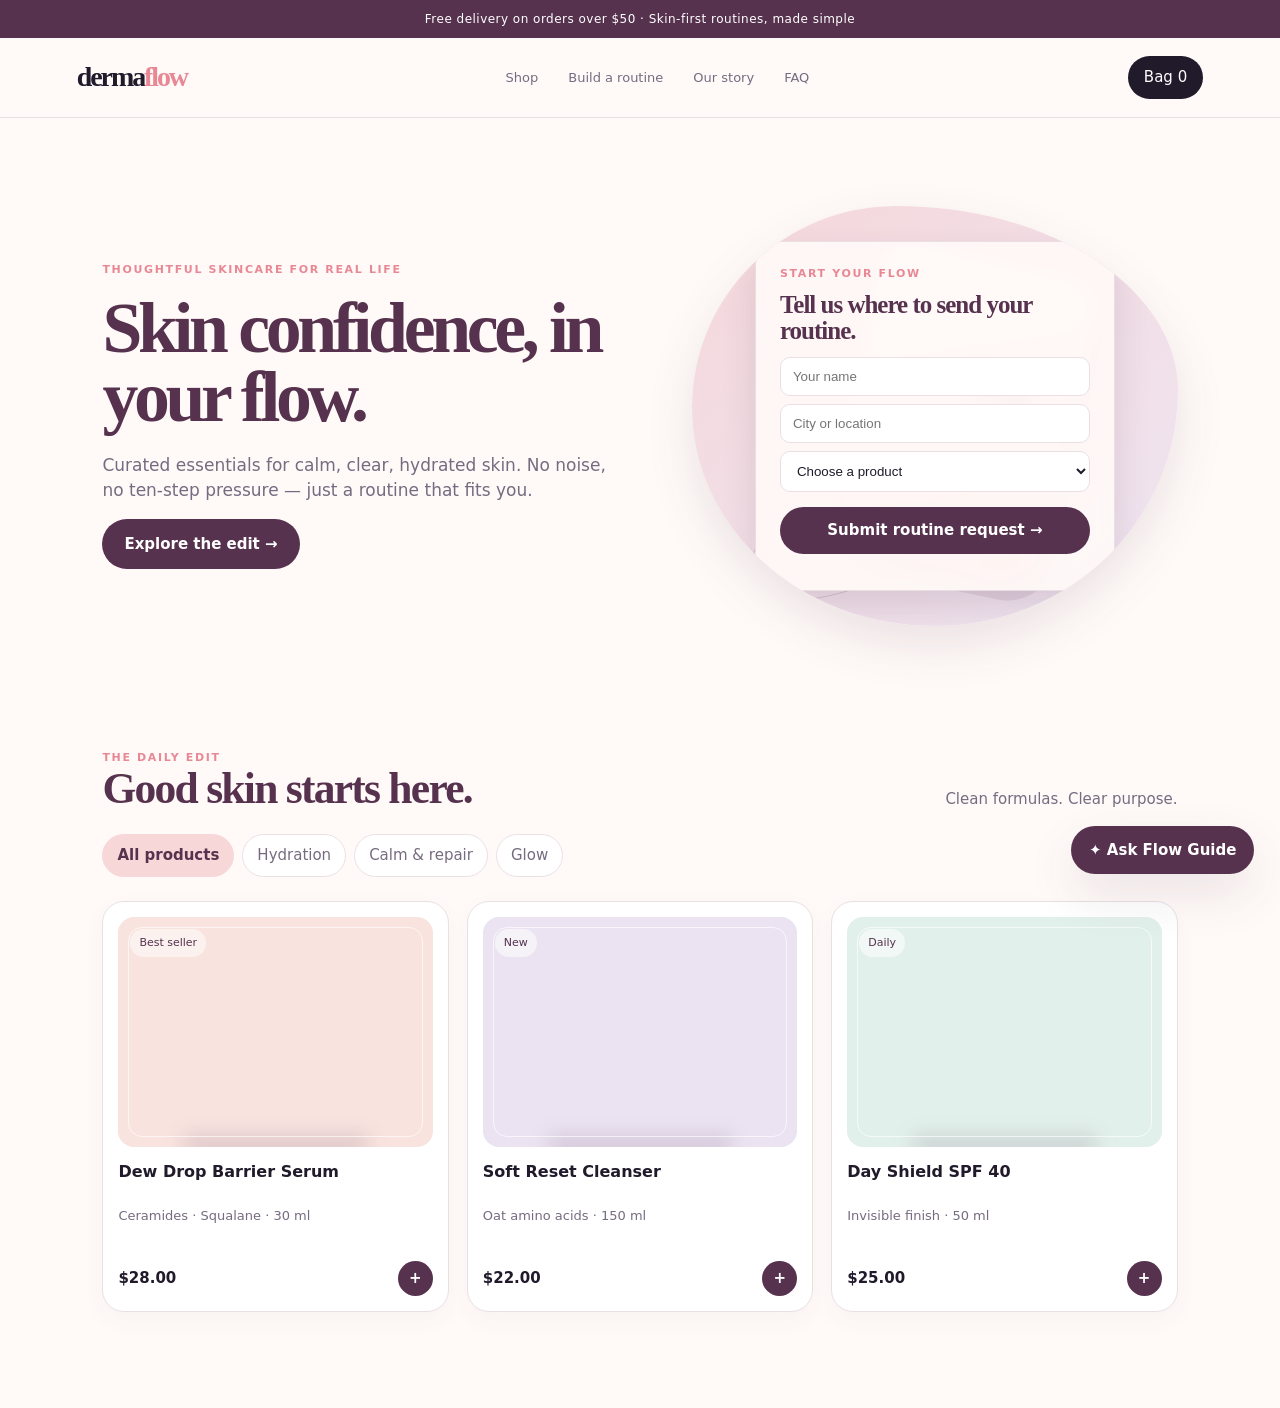
<file: index.html>
<!doctype html>
<html lang="en">
<head>
<meta charset="utf-8">
<meta name="viewport" content="width=device-width, initial-scale=1">
<title>DermaFlow Skincare | Simple Routines for Calm, Hydrated Skin</title>
<meta name="description" content="DermaFlow makes skincare simpler with thoughtful cleansers, barrier serums, and daily SPF for calm, hydrated skin.">
<meta name="robots" content="index,follow">
<meta name="theme-color" content="#56324e">
<meta property="og:type" content="website">
<meta property="og:site_name" content="DermaFlow">
<meta property="og:title" content="DermaFlow Skincare | Skin confidence, in your flow.">
<meta property="og:description" content="Curated skincare essentials for calm, clear, hydrated skin — no ten-step pressure.">
<meta property="og:image" content="assets/dew-drop-serum.png">
<meta name="twitter:card" content="summary_large_image">
<meta name="twitter:title" content="DermaFlow Skincare | Skin confidence, in your flow.">
<meta name="twitter:description" content="Thoughtful skincare for real life.">
<meta name="twitter:image" content="assets/dew-drop-serum.png">
<script type="application/ld+json">{"@context":"https://schema.org","@type":"Organization","name":"DermaFlow","description":"Thoughtful skincare essentials for calm, clear, hydrated skin.","url":"/","sameAs":[]}</script>
<style>
:root{--ink:#201a2b;--muted:#766b80;--cream:#fffaf8;--rose:#f7d7d8;--pink:#e98895;--plum:#56324e;--lav:#eee6f4;--line:#eadfe5;--shadow:0 20px 50px rgba(73,39,65,.11)}*{box-sizing:border-box}body{margin:0;background:var(--cream);color:var(--ink);font:15px/1.5 Inter,ui-sans-serif,system-ui,-apple-system,Segoe UI,sans-serif}button{font:inherit;border:0;cursor:pointer}.top{background:var(--plum);color:#fff;text-align:center;padding:10px;font-size:12px;letter-spacing:.04em}.nav{display:flex;align-items:center;justify-content:space-between;padding:22px 6vw;border-bottom:1px solid var(--line);background:rgba(255,250,248,.88);position:sticky;top:0;z-index:5;backdrop-filter:blur(14px)}.brand{font:800 25px Georgia,serif;letter-spacing:-.05em}.brand span{color:var(--pink)}.navlinks{display:flex;gap:28px;color:var(--muted);font-size:13px}.navlinks a{color:inherit;text-decoration:none}.cart{background:var(--ink);color:#fff;border-radius:999px;padding:10px 16px}.hero{display:grid;grid-template-columns:1.05fr .95fr;gap:5vw;padding:76px 8vw 64px;align-items:center}.eyebrow{color:var(--pink);font-weight:800;text-transform:uppercase;letter-spacing:.15em;font-size:11px}.hero h1{font:800 clamp(46px,6vw,82px)/.92 Georgia,serif;letter-spacing:-.06em;margin:18px 0;color:var(--plum)}.hero p{color:var(--muted);max-width:470px;font-size:17px}.cta{background:var(--plum);color:#fff;padding:14px 22px;border-radius:999px;margin-top:15px;font-weight:700}.hero-art{min-height:390px;background:linear-gradient(145deg,#f5d8db,#eee5f2);border-radius:42% 58% 50% 50%/48% 44% 56% 52%;position:relative;box-shadow:var(--shadow);overflow:hidden}.hero-art:before{content:"";position:absolute;width:220px;height:310px;background:linear-gradient(160deg,#fff,#f3c5c9);border-radius:34px 34px 48px 48px;right:22%;top:13%;transform:rotate(12deg);box-shadow:12px 18px 0 rgba(86,50,78,.1)}.hero-art:after{content:"DERMA\A FLOW";white-space:pre;position:absolute;right:28%;top:38%;transform:rotate(12deg);font:800 20px/1 Georgia,serif;text-align:center;color:var(--plum)}.orbit{position:absolute;border:1px solid rgba(86,50,78,.18);border-radius:50%;width:330px;height:120px;transform:rotate(-28deg);left:8%;bottom:14%}.section{padding:30px 8vw 76px}.sectionhead{display:flex;justify-content:space-between;align-items:end;margin-bottom:24px}.section h2{font:800 38px/1 Georgia,serif;letter-spacing:-.04em;color:var(--plum);margin:0}.sectionhead p{color:var(--muted);margin:0}.chips{display:flex;gap:8px;margin-bottom:24px;flex-wrap:wrap}.chip{border:1px solid var(--line);background:#fff;color:var(--muted);padding:9px 14px;border-radius:999px}.chip.active{background:var(--rose);border-color:var(--rose);color:var(--plum);font-weight:700}.grid{display:grid;grid-template-columns:repeat(3,1fr);gap:18px}.card{background:#fff;border:1px solid var(--line);border-radius:22px;padding:15px;box-shadow:0 8px 25px rgba(73,39,65,.04)}.product{height:230px;border-radius:16px;display:grid;place-items:center;position:relative;overflow:hidden}.product .bottle{width:72px;height:142px;border-radius:16px 16px 23px 23px;background:#fff;box-shadow:8px 12px 20px rgba(60,30,50,.15);display:grid;place-items:center;color:var(--plum);font:700 13px Georgia,serif;text-align:center}.product .cap{position:absolute;width:40px;height:22px;top:29px;border-radius:6px 6px 2px 2px;background:#d5b5bb}.p1{background:#f8e3df}.p2{background:#ebe3f2}.p3{background:#e2f0eb}.tag{position:absolute;top:12px;left:12px;background:#fff8;color:var(--plum);font-size:11px;padding:6px 9px;border-radius:999px}.card h3{margin:15px 0 5px;font-size:16px}.meta{color:var(--muted);font-size:13px}.price{display:flex;justify-content:space-between;align-items:center;margin-top:16px;font-weight:800}.add{background:var(--plum);color:#fff;border-radius:50%;width:35px;height:35px}.assistant{position:fixed;right:24px;bottom:24px;z-index:10}.bot{background:var(--plum);color:#fff;border-radius:999px;padding:13px 18px;box-shadow:var(--shadow);font-weight:800}.chat{display:none;width:330px;background:#fff;border:1px solid var(--line);border-radius:22px;box-shadow:var(--shadow);overflow:hidden;margin-bottom:10px}.chat.open{display:block}.chathead{background:var(--plum);color:#fff;padding:17px}.chathead strong{display:block}.chatbody{padding:16px;min-height:210px}.bubble{background:var(--lav);padding:10px 12px;border-radius:12px 12px 12px 3px;margin-bottom:10px;color:var(--plum);font-size:13px}.options{display:flex;gap:7px;flex-wrap:wrap}.option{border:1px solid #d7c5dc;background:#fff;color:var(--plum);padding:7px 10px;border-radius:999px;font-size:12px}.chatfoot{display:flex;border-top:1px solid var(--line);padding:10px}.chatfoot input{border:0;outline:0;flex:1}.send{color:var(--plum);background:transparent;font-weight:800}@media(max-width:800px){.hero{grid-template-columns:1fr;padding:54px 6vw}.navlinks{display:none}.grid{grid-template-columns:1fr}.section{padding-left:6vw;padding-right:6vw}}
</style>
<style>.loading{grid-column:1/-1;color:var(--muted);padding:35px;text-align:center}.cart{border:0}.modal-backdrop{display:none;position:fixed;inset:0;background:rgba(32,26,43,.55);z-index:20;place-items:center;padding:20px}.modal-backdrop.open{display:grid}.checkout{background:#fff;border-radius:24px;max-width:480px;width:100%;padding:24px;box-shadow:var(--shadow);position:relative}.checkout h2{font:800 30px/1 Georgia,serif;color:var(--plum);margin:0 0 8px}.close-modal{position:absolute;right:18px;top:18px;border-radius:50%;background:var(--lav);color:var(--plum);width:32px;height:32px}.cart-list{display:grid;gap:10px;margin:18px 0}.cart-row{display:flex;justify-content:space-between;align-items:center;border-bottom:1px solid var(--line);padding:9px 0}.cart-row small{display:block;color:var(--muted)}.qty{display:flex;gap:7px;align-items:center}.qty button{border:1px solid var(--line);background:#fff;border-radius:50%;width:24px;height:24px}.total{display:flex;justify-content:space-between;font-weight:800;font-size:18px;margin:18px 0}.checkout input{display:block;width:100%;padding:12px;border:1px solid var(--line);border-radius:10px;margin:9px 0;outline-color:var(--pink)}.checkout-submit{width:100%;background:var(--plum);color:#fff;padding:13px;border-radius:999px;font-weight:800;margin-top:9px}.checkout-note{font-size:12px;color:var(--muted);margin-top:12px}.success{background:#e3f3e9;color:#256341;border-radius:12px;padding:13px;margin-top:12px}@media(max-width:520px){.checkout{padding:20px}.modal-backdrop{padding:12px}}</style><style>
.product{position:relative;perspective:900px;overflow:hidden}
.product-image-wrap{height:100%;width:100%;display:grid;place-items:center;position:relative;transform-style:preserve-3d;animation:productFloat 5s ease-in-out infinite;transition:transform .45s}
.product-image{width:78%;height:92%;object-fit:cover;border-radius:20px;mix-blend-mode:multiply;filter:saturate(.92) contrast(.98);transform:rotateY(-7deg) rotateX(3deg);transition:transform .55s,filter .55s;box-shadow:0 18px 24px rgba(86,50,78,.12)}
.product-image-wrap:after{content:"";position:absolute;bottom:10px;width:58%;height:16px;border-radius:50%;background:rgba(86,50,78,.18);filter:blur(10px);transform:translateZ(-18px)}
.product:before{content:"";position:absolute;inset:10px;border:1px solid rgba(255,255,255,.65);border-radius:14px;pointer-events:none;z-index:2}
.card:hover .product-image-wrap{animation-play-state:paused;transform:rotateY(10deg) rotateX(3deg) translateY(-5px)}
.card:hover .product-image{transform:rotateY(12deg) rotateX(4deg) translateZ(18px) scale(1.04);filter:saturate(1.08)}
.card .quick-view{position:absolute;right:12px;bottom:12px;z-index:3;background:#fff;color:var(--plum);border:0;padding:8px 11px;border-radius:999px;font-size:11px;font-weight:800;opacity:0;transform:translateY(5px);transition:.25s;cursor:pointer}
.card:hover .quick-view{opacity:1;transform:translateY(0)}
@keyframes productFloat{0%,100%{transform:translateY(0) rotateY(-2deg)}50%{transform:translateY(-5px) rotateY(2deg)}}
.product-detail{max-width:760px;display:grid;grid-template-columns:1fr 1fr;gap:24px;align-items:center}
.product-detail img{width:100%;border-radius:18px;background:#f7edf5;box-shadow:0 20px 35px rgba(86,50,78,.14)}
.product-detail .eyebrow{margin-bottom:8px}.product-detail h2{margin:0 0 10px}.product-detail p{color:var(--muted);line-height:1.7}.detail-price{font-size:24px;font-weight:800;color:var(--plum);margin:16px 0}
@media(max-width:640px){.product-detail{grid-template-columns:1fr;gap:16px}.product-detail img{max-height:260px;object-fit:cover}}
</style>
<style>
.hero-art{display:flex;align-items:center;justify-content:center;padding:28px}
.hero-request{position:relative;z-index:2;width:min(360px,100%);background:rgba(255,250,248,.9);border:1px solid rgba(86,50,78,.12);border-radius:24px;padding:24px;box-shadow:0 18px 35px rgba(86,50,78,.14);backdrop-filter:blur(8px)}
.hero-request h3{font:800 25px/1.02 Georgia,serif;color:var(--plum);margin:10px 0 14px;letter-spacing:-.04em}
.hero-request input,.hero-request select{display:block;width:100%;padding:11px 12px;border:1px solid var(--line);border-radius:10px;margin:8px 0;background:#fff;color:var(--ink);outline-color:var(--pink)}
.hero-request button{width:100%;background:var(--plum);color:#fff;padding:12px;border-radius:999px;font-weight:800;margin-top:7px}
.routine-status{font-size:12px;line-height:1.45;margin-top:12px;color:var(--plum)}
.routine-status.success{background:#e3f3e9;color:#256341}
@media(max-width:800px){.hero-art{min-height:440px;padding:22px}.hero-request{max-width:380px}}
</style>
<style>
*{-webkit-font-smoothing:antialiased}
body{overflow-x:hidden}
.nav{min-height:72px;padding:18px clamp(20px,6vw,88px);gap:24px}
.nav .brand{display:inline-flex;align-items:baseline;white-space:nowrap;color:var(--ink);font:700 28px/1 Georgia,serif;letter-spacing:-.075em;text-decoration:none}
.nav .brand span{color:var(--pink);font-weight:700}
.navlinks{align-items:center;gap:clamp(16px,2.4vw,30px);flex-wrap:wrap}
.navlinks a{padding:6px 0;white-space:nowrap}
.hero{max-width:1320px;margin:0 auto;grid-template-columns:minmax(0,1.04fr) minmax(390px,.96fr);gap:clamp(30px,5vw,76px);padding:clamp(54px,7vw,88px) clamp(24px,8vw,112px) clamp(48px,6vw,76px)}
.hero h1{max-width:680px;margin:16px 0 22px;font-size:clamp(46px,5.6vw,78px);line-height:.95}
.hero p{max-width:510px;margin:0}
.hero-art{min-height:420px}
.section{max-width:1320px;margin:0 auto;padding:48px clamp(24px,8vw,112px) 96px}
.sectionhead{gap:20px;flex-wrap:wrap}
.section h2{font-size:clamp(30px,3.4vw,44px);line-height:1.02}
.grid{grid-template-columns:repeat(3,minmax(0,1fr));align-items:stretch}
.card{min-width:0;display:flex;flex-direction:column}
.card h3{line-height:1.25;min-height:40px}
.meta{min-height:40px;line-height:1.45}
.price{margin-top:auto;padding-top:14px}
.assistant{right:clamp(14px,2vw,26px);bottom:clamp(14px,2vw,26px)}
.chat{max-width:calc(100vw - 28px)}
@media(max-width:950px){.hero{grid-template-columns:minmax(0,1fr) minmax(330px,.9fr);padding-left:6vw;padding-right:6vw}.hero h1{font-size:clamp(44px,6vw,66px)}}
@media(max-width:760px){.nav{padding:16px 6vw}.nav .brand{font-size:25px}.hero{grid-template-columns:1fr;padding-top:48px}.hero-art{min-height:430px}.section{padding-left:6vw;padding-right:6vw}.sectionhead{align-items:start}.grid{grid-template-columns:1fr 1fr}}
@media(max-width:520px){.hero{padding-top:38px}.hero h1{font-size:clamp(42px,13vw,58px)}.hero-art{min-height:460px;padding:18px}.hero-request{padding:20px}.grid{grid-template-columns:1fr}.card h3,.meta{min-height:0}.navlinks{display:none}}
</style>
<style>
body{animation:dfFadeIn .45s ease both}.nav{animation:dfDrop .5s ease both}.hero>div:first-child{animation:dfRise .55s .06s ease both}.hero-art{animation:dfRise .55s .14s ease both}.sectionhead,.chips{animation:dfRise .55s .2s ease both}.card{transition:transform .3s ease,box-shadow .3s ease,border-color .3s ease}.card:hover{transform:translateY(-6px);box-shadow:0 18px 38px rgba(73,39,65,.11);border-color:#d8bfd3}@keyframes dfFadeIn{from{opacity:0}to{opacity:1}}@keyframes dfDrop{from{opacity:0;transform:translateY(-10px)}to{opacity:1;transform:translateY(0)}}@keyframes dfRise{from{opacity:0;transform:translateY(16px)}to{opacity:1;transform:translateY(0)}}@media(prefers-reduced-motion:reduce){*,*:before,*:after{animation-duration:.01ms!important;transition-duration:.01ms!important}}
</style>
</head>
<body>
<div class="top">Free delivery on orders over $50 · Skin-first routines, made simple</div>
<nav class="nav"><a class="brand" href="index.html">derma<span>flow</span></a><div class="navlinks"><a href="shop.html">Shop</a><a href="routine.html">Build a routine</a><a href="story.html">Our story</a><a href="faq.html">FAQ</a></div><button class="cart">Bag <span id="count">0</span></button></nav>
<main><section class="hero"><div><div class="eyebrow">Thoughtful skincare for real life</div><h1>Skin confidence, in your flow.</h1><p>Curated essentials for calm, clear, hydrated skin. No noise, no ten-step pressure — just a routine that fits you.</p><button class="cta" onclick="location.href='shop.html'">Explore the edit →</button></div><div class="hero-art"><div class="orbit"></div><form class="hero-request" id="routineForm"><div class="eyebrow">Start your flow</div><h3>Tell us where to send your routine.</h3><input name="name" placeholder="Your name" required><input name="location" placeholder="City or location" required><select name="product" required><option value="">Choose a product</option><option value="Dew Drop Barrier Serum">Dew Drop Barrier Serum</option><option value="Soft Reset Cleanser">Soft Reset Cleanser</option><option value="Day Shield SPF 40">Day Shield SPF 40</option></select><button type="submit">Submit routine request →</button><div id="routineStatus" class="routine-status" aria-live="polite"></div></form></div></section>
<section class="section" id="shop"><div class="sectionhead"><div><div class="eyebrow">The daily edit</div><h2>Good skin starts here.</h2></div><p>Clean formulas. Clear purpose.</p></div><div class="chips" id="homeFilters"><button class="chip active" type="button" data-category="all">All products</button><button class="chip" type="button" data-category="hydration">Hydration</button><button class="chip" type="button" data-category="calm">Calm & repair</button><button class="chip" type="button" data-category="glow">Glow</button></div><div class="grid" id="productGrid"><div class="loading">Loading products from the local PHP API...</div></div></section></main>
<div class="assistant"><div class="chat" id="chat"><div class="chathead"><strong>Flow Guide</strong><span>Offline product guide · ask by product or location.</span></div><div class="chatbody" id="chatbody"><div class="bubble">Hi! I can help you find a simple routine. What is your skin type?</div><div class="options"><button class="option" onclick="answer('Dry')">Dry</button><button class="option" onclick="answer('Oily')">Oily</button><button class="option" onclick="answer('Combination')">Combination</button><button class="option" onclick="answer('Not sure')">Not sure</button></div></div><div class="chatfoot"><input placeholder="Ask: Dew Drop Serum in Lahore..."><button class="send">Send</button></div></div><button class="bot" onclick="document.querySelector('#chat').classList.toggle('open')">✦ Ask Flow Guide</button></div>
<div class="modal-backdrop" id="cartModal"><div class="checkout"><button class="close-modal" onclick="closeCart()">×</button><h2>Your bag</h2><div id="cartItems" class="cart-list"></div><div class="total"><span>Total</span><span id="cartTotal">$0.00</span></div><form id="checkoutForm"><input name="customer_name" placeholder="Your name" required><input name="customer_email" type="email" placeholder="Email address" required><button class="checkout-submit" type="submit">Place demo order</button></form><div class="checkout-note">Demo checkout: no payment is processed. Orders are sent to the local PHP/MySQL API.</div><div id="orderStatus"></div></div></div>
<div class="modal-backdrop" id="detailModal"><div class="checkout product-detail"><button class="close-modal" onclick="closeDetail()">×</button><img id="detailImage" alt="DermaFlow product"><div><div id="detailCategory" class="eyebrow"></div><h2 id="detailName"></h2><p id="detailDescription"></p><div id="detailPrice" class="detail-price"></div><button id="detailAdd" class="checkout-submit" type="button">Add to bag</button></div></div></div>
<script>const API='backend/api.php';let products=[];let cart=[];let activeCategory='all';const fallback=[{id:1,name:'Dew Drop Barrier Serum',description:'Ceramides · Squalane · 30 ml',category:'hydration',price:28,image_path:'assets/dew-drop-serum.png'},{id:2,name:'Soft Reset Cleanser',description:'Oat amino acids · 150 ml',category:'calm',price:22,image_path:'assets/soft-reset-cleanser.png'},{id:3,name:'Day Shield SPF 40',description:'Invisible finish · 50 ml',category:'glow',price:25,image_path:'assets/day-shield-spf40.png'},{id:4,name:'Fresh Rain Hydrating Mist',description:'Refreshing facial mist · 100 ml',category:'hydration',price:24,image_path:'assets/fresh-rain-hydrating-mist.png'},{id:5,name:'Reset Clay Mask',description:'Balancing clay reset · 75 ml',category:'calm',price:26,image_path:'assets/reset-clay-mask.png'},{id:6,name:'Quiet Focus Eye Cream',description:'Lightweight eye care · 15 ml',category:'glow',price:30,image_path:'assets/quiet-focus-eye-cream.png'}];function money(v){return '$'+Number(v).toFixed(2)}function escapeHtml(s){return String(s??'').replace(/[&<>\"']/g,m=>({'&':'&amp;','<':'&lt;','>':'&gt;','\"':'&quot;',"'":'&#039;'}[m]))}function add(id){const p=products.find(x=>Number(x.id)===Number(id));if(!p)return;const item=cart.find(x=>Number(x.id)===Number(id));if(item)item.quantity++;else cart.push({...p,quantity:1});renderCart()}function changeQty(id,delta){const item=cart.find(x=>Number(x.id)===Number(id));if(!item)return;item.quantity+=delta;if(item.quantity<1)cart=cart.filter(x=>Number(x.id)!==Number(id));renderCart()}function imageFor(p){return p.image_path||p.image||'assets/dew-drop-serum.png'}function visibleProducts(){return products.filter(p=>activeCategory==='all'||p.category===activeCategory).slice(0,3)}function renderProducts(){const grid=document.querySelector('#productGrid');if(!grid)return;grid.innerHTML=visibleProducts().map((p,i)=>'<article class="card"><div class="product p'+((i%3)+1)+'" onclick="openDetail('+Number(p.id)+')"><span class="tag">'+(i===0?'Best seller':i===1?'New':'Daily')+'</span><div class="product-image-wrap"><img class="product-image" src="'+escapeHtml(imageFor(p))+'" alt="'+escapeHtml(p.name)+' product image"></div><button class="quick-view" type="button" onclick="event.stopPropagation();openDetail('+Number(p.id)+')">Quick view</button></div><h3>'+escapeHtml(p.name)+'</h3><div class="meta">'+escapeHtml(p.description||p.category)+'</div><div class="price">'+money(p.price)+' <button class="add" onclick="add('+Number(p.id)+')">+</button></div></article>').join('')}async function loadProducts(){try{const r=await fetch(API+'?action=products');const d=await r.json();products=Array.isArray(d.data)&&d.data.length?d.data:fallback}catch(e){products=fallback}renderProducts()}function openDetail(id){const p=products.find(x=>Number(x.id)===Number(id));if(!p)return;document.querySelector('#detailImage').src=imageFor(p);document.querySelector('#detailImage').alt=p.name+' product image';document.querySelector('#detailCategory').textContent=(p.category||'daily edit').toUpperCase();document.querySelector('#detailName').textContent=p.name;document.querySelector('#detailDescription').textContent=p.description||'A considered formula for an uncomplicated daily ritual.';document.querySelector('#detailPrice').textContent=money(p.price);document.querySelector('#detailAdd').onclick=()=>{add(p.id);closeDetail();openCart()};document.querySelector('#detailModal').classList.add('open')}function closeDetail(){document.querySelector('#detailModal').classList.remove('open')}function openCart(){document.querySelector('#cartModal').classList.add('open');renderCart()}function closeCart(){document.querySelector('#cartModal').classList.remove('open')}function renderCart(){const count=cart.reduce((sum,x)=>sum+x.quantity,0);document.querySelector('#count').textContent=count;const list=document.querySelector('#cartItems');const total=cart.reduce((sum,x)=>sum+(Number(x.price)*x.quantity),0);document.querySelector('#cartTotal').textContent=money(total);if(!cart.length){list.innerHTML='<div class="meta">Your bag is empty. Add a product to continue.</div>';return}list.innerHTML=cart.map(x=>'<div class="cart-row"><div><strong>'+escapeHtml(x.name)+'</strong><small>'+money(x.price)+' each</small></div><div class="qty"><button type="button" onclick="changeQty('+Number(x.id)+',-1)">−</button><span>'+x.quantity+'</span><button type="button" onclick="changeQty('+Number(x.id)+',1)">+</button></div></div>').join('')}async function checkout(e){e.preventDefault();if(!cart.length){document.querySelector('#orderStatus').innerHTML='<div class="success">Add a product before checking out.</div>';return}const form=new FormData(e.target);const payload={customer_name:form.get('customer_name'),customer_email:form.get('customer_email'),items:cart.map(x=>({product_id:Number(x.id),quantity:x.quantity}))};const status=document.querySelector('#orderStatus');status.innerHTML='<div class="checkout-note">Submitting order...</div>';try{const r=await fetch(API+'?action=create_order',{method:'POST',headers:{'Content-Type':'application/json'},body:JSON.stringify(payload)});const d=await r.json();if(!r.ok)throw new Error(d.error||'Order failed');status.innerHTML='<div class="success">Order #'+d.order_id+' created successfully. Total: '+money(d.total)+'</div>';cart=[];renderCart();e.target.reset()}catch(err){status.innerHTML='<div class="success">Demo checkout is ready, but the PHP/MySQL server is offline. Start your local server to save this order.</div>'}}function answer(v){const b=document.querySelector('#chatbody');b.innerHTML='<div class="bubble">'+v+' is a great starting point. What are you hoping to improve?</div><div class="options"><button class="option" onclick="recommend(\'Hydration\')">Hydration</button><button class="option" onclick="recommend(\'Breakouts\')">Breakouts</button><button class="option" onclick="recommend(\'Sensitivity\')">Sensitivity</button><button class="option" onclick="recommend(\'Glow\')">Glow</button></div>'}function staticGuide(question){const q=String(question||'').toLowerCase();const location=(q.match(/\b(in|from|near)\s+([a-z][a-z -]{2,})/i)||[])[2]||'';let answer='For a simple routine, start with Soft Reset Cleanser, follow with Dew Drop Barrier Serum, and finish with Day Shield SPF 40 in the morning.';let productId=1;if(q.includes('dew drop')||q.includes('serum')||q.includes('dry')||q.includes('hydrate')){answer='Dew Drop Barrier Serum supports a calm, hydrated barrier with ceramides and squalane. Use a few drops after cleansing.';productId=1}else if(q.includes('soft reset')||q.includes('cleanser')||q.includes('sensitive')||q.includes('calm')){answer='Soft Reset Cleanser is the gentle daily first step, made with oat amino acids for a comfortable cleanse.';productId=2}else if(q.includes('day shield')||q.includes('spf')||q.includes('sun')||q.includes('glow')){answer='Day Shield SPF 40 is the morning finish: lightweight, invisible, and designed for daily wear.';productId=3}if(location)answer+=' For '+location.trim()+', keep the routine consistent and patch-test new products first.';return {answer,productId}}function recommend(v){const b=document.querySelector('#chatbody');const result=staticGuide(v);b.innerHTML='<div class="bubble">'+escapeHtml(result.answer)+'</div><div class="options"><button class="option" onclick="add('+result.productId+');this.textContent=\'Added ✓\'">Add recommended product</button><button class="option" onclick="document.querySelector(\'#shop\').scrollIntoView({behavior:\'smooth\'})">View products</button></div>'}async function submitRoutine(e){e.preventDefault();const form=new FormData(e.target);const name=String(form.get('name')||'there').trim();const location=String(form.get('location')||'your location').trim();const product=String(form.get('product')||'your product').trim();const status=document.querySelector('#routineStatus');status.className='routine-status';status.textContent='Sending your routine request...';try{const r=await fetch(API+'?action=create_routine_request',{method:'POST',headers:{'Content-Type':'application/json'},body:JSON.stringify({name,location,product})});const d=await r.json();if(!r.ok)throw new Error(d.error||'Request failed');status.className='routine-status success';status.textContent='Thanks '+name+' — your product is on the way to '+location+'. Request #'+d.request_id+' created.';e.target.reset()}catch(err){status.className='routine-status success';status.textContent='Thanks '+name+' — your product is on the way to '+location+'. Demo request saved locally in this interface.';e.target.reset()}}function sendGuide(){const input=document.querySelector('.chatfoot input');const text=input.value.trim();if(!text)return;answer(text);recommend(text);input.value=''}document.querySelector('.cart').addEventListener('click',openCart);document.querySelector('#checkoutForm').addEventListener('submit',checkout);document.querySelector('#routineForm').addEventListener('submit',submitRoutine);document.querySelector('.send').addEventListener('click',sendGuide);document.querySelector('.chatfoot input').addEventListener('keydown',e=>{if(e.key==='Enter')sendGuide()});document.querySelectorAll('#homeFilters .chip').forEach(button=>button.addEventListener('click',()=>{activeCategory=button.dataset.category;document.querySelectorAll('#homeFilters .chip').forEach(x=>x.classList.toggle('active',x===button));renderProducts()}));loadProducts();</script>
</body></html>
</file>
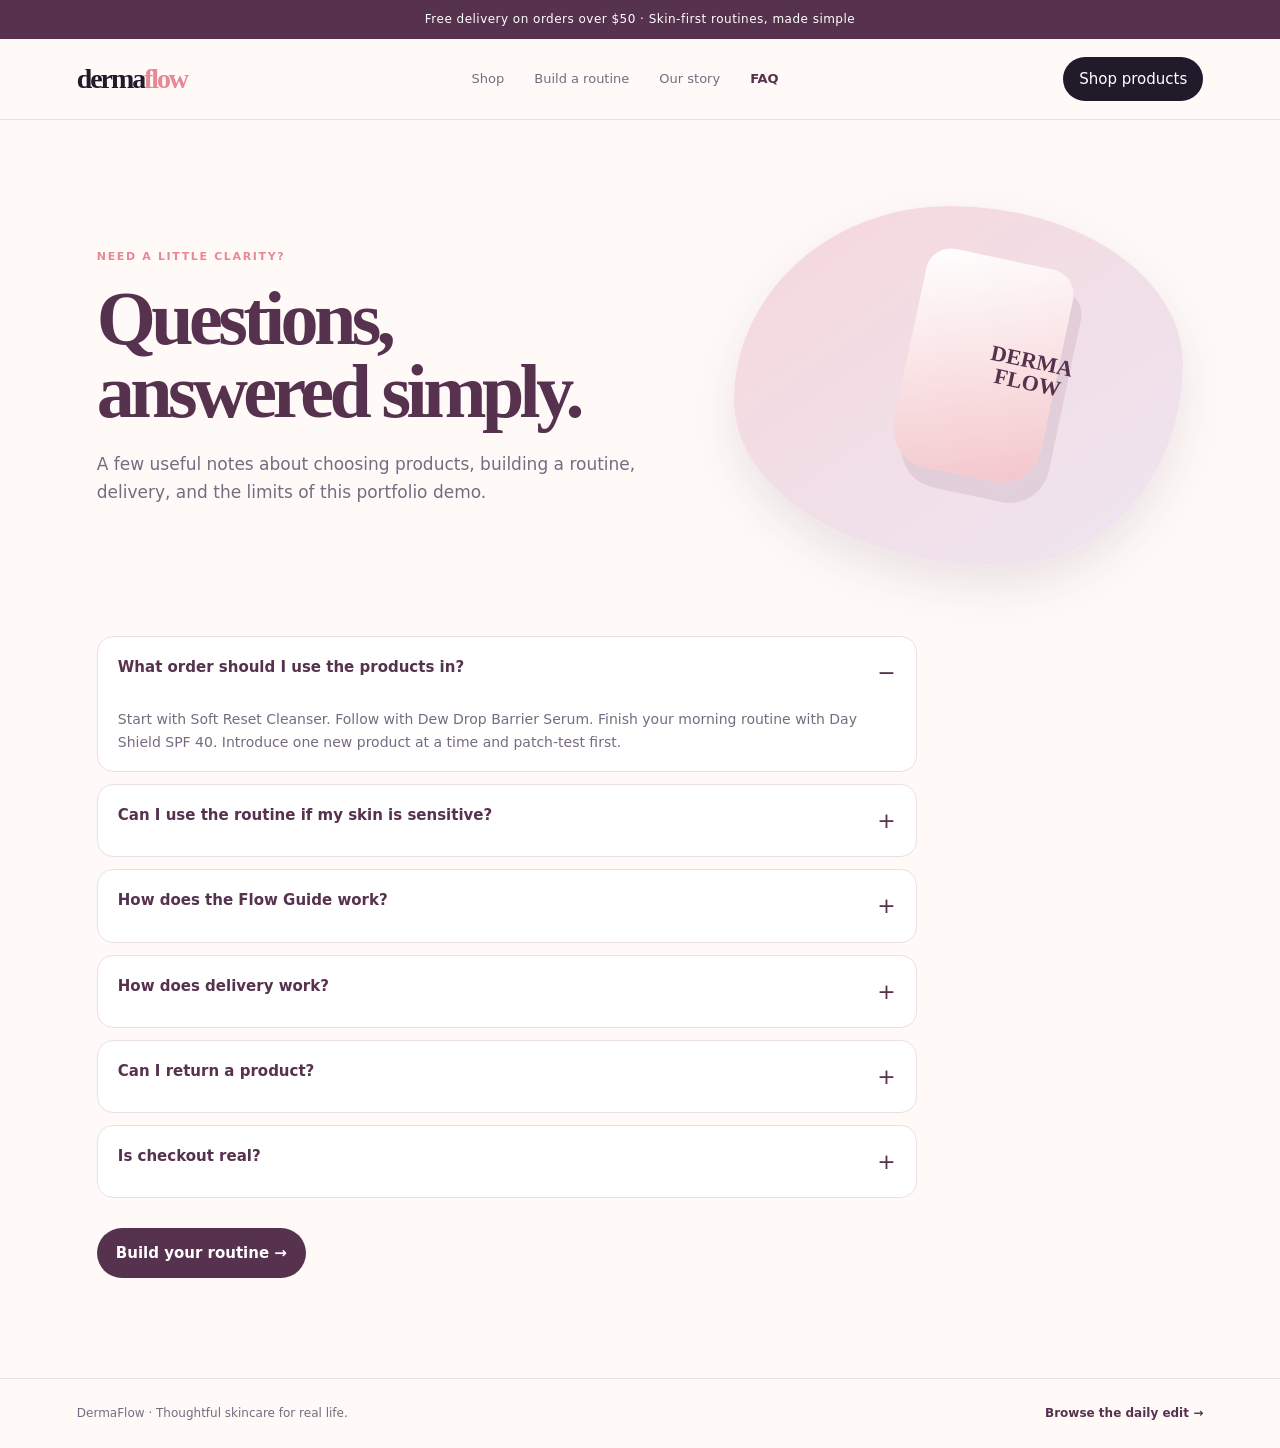
<file: faq.html>
<!doctype html><html lang="en"><head><meta charset="utf-8"><meta name="viewport" content="width=device-width,initial-scale=1"><title>FAQ | DermaFlow</title><meta name="description" content="Find answers about DermaFlow products, routines, delivery, returns, and the Flow Guide."><link rel="stylesheet" href="pages.css"></head><body><div class="top">Free delivery on orders over $50 · Skin-first routines, made simple</div><nav class="nav"><a class="brand" href="index.html">derma<span>flow</span></a><div class="navlinks"><a href="shop.html">Shop</a><a href="routine.html">Build a routine</a><a href="story.html">Our story</a><a class="active" href="faq.html">FAQ</a></div><a class="cart" href="shop.html">Shop products</a></nav><main class="page"><section class="page-hero"><div><div class="eyebrow">Need a little clarity?</div><h1>Questions, answered simply.</h1><p class="lede">A few useful notes about choosing products, building a routine, delivery, and the limits of this portfolio demo.</p></div><div class="hero-panel"></div></section><section class="faq-list"><details class="faq-item" open><summary>What order should I use the products in?</summary><div class="faq-answer">Start with Soft Reset Cleanser. Follow with Dew Drop Barrier Serum. Finish your morning routine with Day Shield SPF 40. Introduce one new product at a time and patch-test first.</div></details><details class="faq-item"><summary>Can I use the routine if my skin is sensitive?</summary><div class="faq-answer">The demo is designed around gentle, uncomplicated steps, but it is not medical advice. Patch-test new products, stop if irritation occurs, and speak with a qualified professional for persistent concerns.</div></details><details class="faq-item"><summary>How does the Flow Guide work?</summary><div class="faq-answer">Flow Guide is a static, offline product helper in this portfolio build. Ask about a product name or include a location, such as “Dew Drop Serum in Lahore,” and it returns simple product information without requiring an AI API.</div></details><details class="faq-item"><summary>How does delivery work?</summary><div class="faq-answer">Use the routine request form on the home page to submit your name, location, and chosen product. The demo confirms that your product is on the way. In production, the PHP/MySQL endpoint stores that request for fulfillment.</div></details><details class="faq-item"><summary>Can I return a product?</summary><div class="faq-answer">Returns are represented as placeholder policy content in this portfolio demo. A real store should publish a clear return window, eligibility rules, contact route, and refund timing before launch.</div></details><details class="faq-item"><summary>Is checkout real?</summary><div class="faq-answer">No. The checkout is a portfolio demonstration. It can create local demo orders through the PHP/MySQL backend, but it does not process payments.</div></details></section><a class="page-cta" href="routine.html">Build your routine →</a></main><footer class="footer"><span>DermaFlow · Thoughtful skincare for real life.</span><a href="shop.html">Browse the daily edit →</a></footer></body></html>
</file>
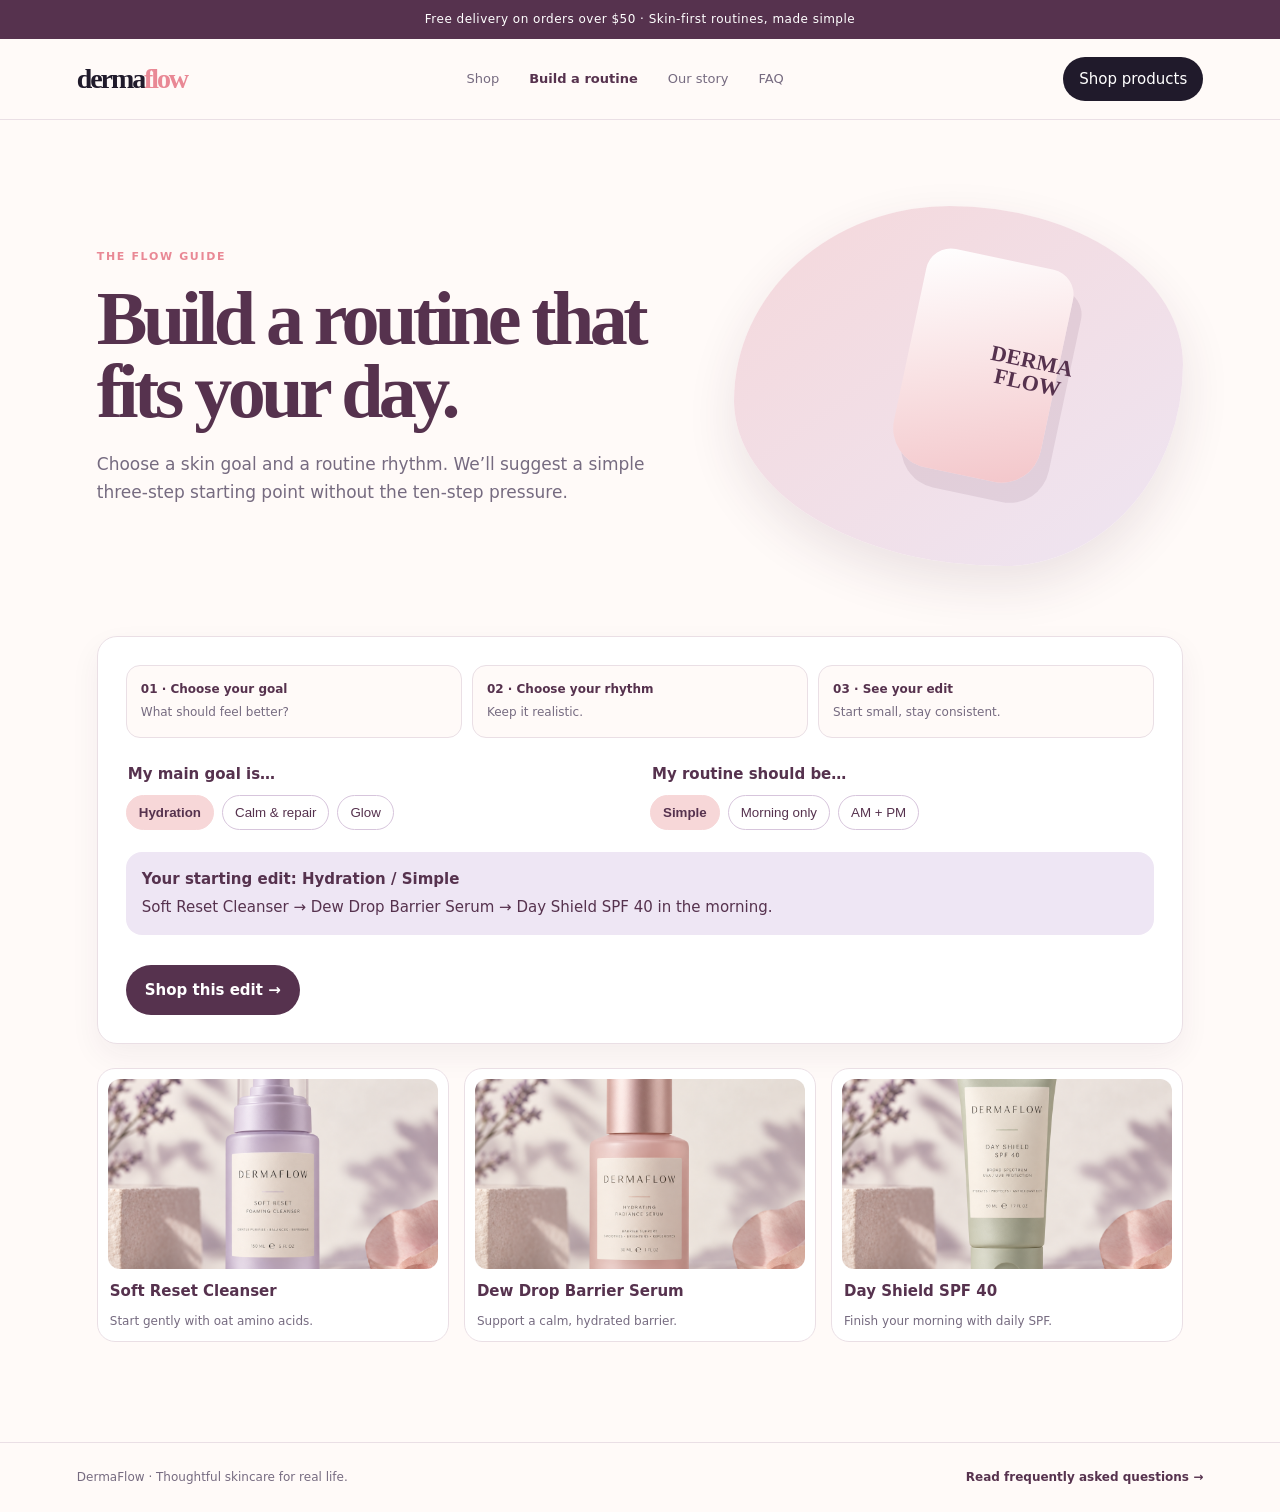
<file: routine.html>
<!doctype html><html lang="en"><head><meta charset="utf-8"><meta name="viewport" content="width=device-width,initial-scale=1"><title>Build a Routine | DermaFlow</title><meta name="description" content="Build a simple DermaFlow skincare routine based on your skin goal and daily needs."><link rel="stylesheet" href="pages.css"></head><body><div class="top">Free delivery on orders over $50 · Skin-first routines, made simple</div><nav class="nav"><a class="brand" href="index.html">derma<span>flow</span></a><div class="navlinks"><a href="shop.html">Shop</a><a class="active" href="routine.html">Build a routine</a><a href="story.html">Our story</a><a href="faq.html">FAQ</a></div><a class="cart" href="shop.html">Shop products</a></nav><main class="page"><section class="page-hero"><div><div class="eyebrow">The Flow Guide</div><h1>Build a routine that fits your day.</h1><p class="lede">Choose a skin goal and a routine rhythm. We’ll suggest a simple three-step starting point without the ten-step pressure.</p></div><div class="hero-panel"></div></section><section class="builder"><div class="steps"><div class="step"><strong>01 · Choose your goal</strong><span>What should feel better?</span></div><div class="step"><strong>02 · Choose your rhythm</strong><span>Keep it realistic.</span></div><div class="step"><strong>03 · See your edit</strong><span>Start small, stay consistent.</span></div></div><div class="builder-grid"><fieldset class="choice-group"><legend>My main goal is…</legend><div class="choices" data-group="goal"><button type="button" class="choice selected" data-value="hydration">Hydration</button><button type="button" class="choice" data-value="calm">Calm & repair</button><button type="button" class="choice" data-value="glow">Glow</button></div></fieldset><fieldset class="choice-group"><legend>My routine should be…</legend><div class="choices" data-group="rhythm"><button type="button" class="choice selected" data-value="simple">Simple</button><button type="button" class="choice" data-value="morning">Morning only</button><button type="button" class="choice" data-value="full">AM + PM</button></div></fieldset></div><div class="builder-result" id="routineResult"><strong>Your starting edit: Hydration / Simple</strong><span>Soft Reset Cleanser → Dew Drop Barrier Serum → Day Shield SPF 40 in the morning.</span></div><a class="page-cta" href="shop.html">Shop this edit →</a></section><div class="product-strip"><article class="mini-product"><img src="assets/soft-reset-cleanser.png" alt="Soft Reset Cleanser"><h3>Soft Reset Cleanser</h3><p>Start gently with oat amino acids.</p></article><article class="mini-product"><img src="assets/dew-drop-serum.png" alt="Dew Drop Barrier Serum"><h3>Dew Drop Barrier Serum</h3><p>Support a calm, hydrated barrier.</p></article><article class="mini-product"><img src="assets/day-shield-spf40.png" alt="Day Shield SPF 40"><h3>Day Shield SPF 40</h3><p>Finish your morning with daily SPF.</p></article></div></main><footer class="footer"><span>DermaFlow · Thoughtful skincare for real life.</span><a href="faq.html">Read frequently asked questions →</a></footer><script>const state={goal:'hydration',rhythm:'simple'};const labels={hydration:'Hydration',calm:'Calm & repair',glow:'Glow',simple:'Simple',morning:'Morning only',full:'AM + PM'};function update(){document.querySelector('#routineResult').innerHTML='<strong>Your starting edit: '+labels[state.goal]+' / '+labels[state.rhythm]+'</strong><span>Soft Reset Cleanser → Dew Drop Barrier Serum → Day Shield SPF 40 in the morning. Adjust one step at a time and patch-test new products.</span>'}document.querySelectorAll('.choice').forEach(button=>button.addEventListener('click',()=>{const group=button.parentElement.dataset.group;state[group]=button.dataset.value;button.parentElement.querySelectorAll('.choice').forEach(x=>x.classList.remove('selected'));button.classList.add('selected');update()}));</script></body></html>
</file>
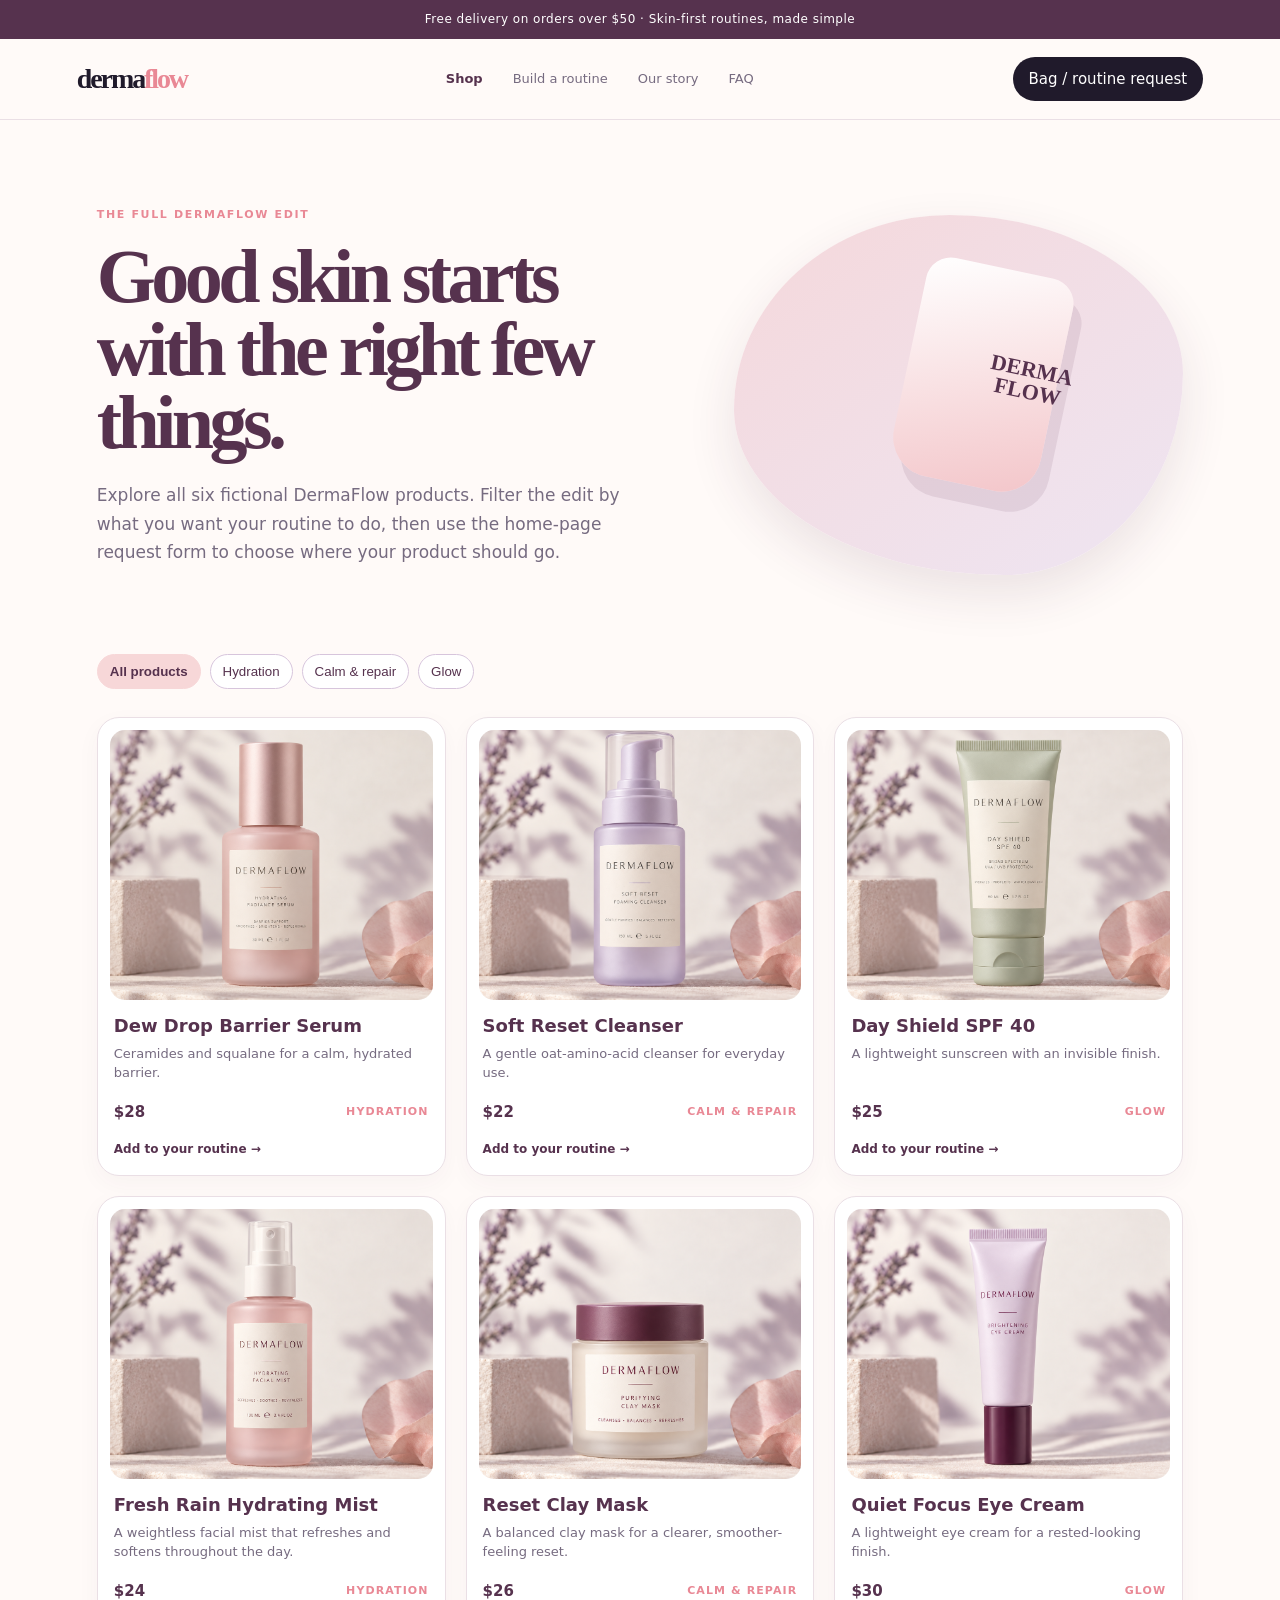
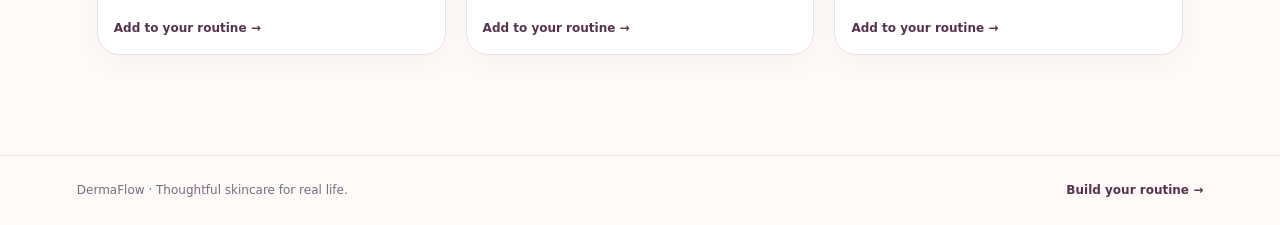
<file: shop.html>
<!doctype html><html lang="en"><head><meta charset="utf-8"><meta name="viewport" content="width=device-width,initial-scale=1"><title>Shop All Skincare | DermaFlow</title><meta name="description" content="Shop all DermaFlow skincare products across hydration, calm and repair, and glow categories."><link rel="stylesheet" href="pages.css"></head><body><div class="top">Free delivery on orders over $50 · Skin-first routines, made simple</div><nav class="nav"><a class="brand" href="index.html">derma<span>flow</span></a><div class="navlinks"><a class="active" href="shop.html">Shop</a><a href="routine.html">Build a routine</a><a href="story.html">Our story</a><a href="faq.html">FAQ</a></div><a class="cart" href="index.html#shop">Bag / routine request</a></nav><main class="page"><section class="page-hero"><div><div class="eyebrow">The full DermaFlow edit</div><h1>Good skin starts with the right few things.</h1><p class="lede">Explore all six fictional DermaFlow products. Filter the edit by what you want your routine to do, then use the home-page request form to choose where your product should go.</p></div><div class="hero-panel"></div></section><div class="filterbar" id="shopFilters"><button class="choice selected" type="button" data-category="all">All products</button><button class="choice" type="button" data-category="hydration">Hydration</button><button class="choice" type="button" data-category="calm">Calm & repair</button><button class="choice" type="button" data-category="glow">Glow</button></div><section class="shop-grid" id="shopGrid"></section></main><footer class="footer"><span>DermaFlow · Thoughtful skincare for real life.</span><a href="routine.html">Build your routine →</a></footer><script>const products=[{name:'Dew Drop Barrier Serum',description:'Ceramides and squalane for a calm, hydrated barrier.',category:'hydration',price:'$28',image:'assets/dew-drop-serum.png'},{name:'Soft Reset Cleanser',description:'A gentle oat-amino-acid cleanser for everyday use.',category:'calm',price:'$22',image:'assets/soft-reset-cleanser.png'},{name:'Day Shield SPF 40',description:'A lightweight sunscreen with an invisible finish.',category:'glow',price:'$25',image:'assets/day-shield-spf40.png'},{name:'Fresh Rain Hydrating Mist',description:'A weightless facial mist that refreshes and softens throughout the day.',category:'hydration',price:'$24',image:'assets/fresh-rain-hydrating-mist.png'},{name:'Reset Clay Mask',description:'A balanced clay mask for a clearer, smoother-feeling reset.',category:'calm',price:'$26',image:'assets/reset-clay-mask.png'},{name:'Quiet Focus Eye Cream',description:'A lightweight eye cream for a rested-looking finish.',category:'glow',price:'$30',image:'assets/quiet-focus-eye-cream.png'}];const labels={hydration:'Hydration',calm:'Calm & repair',glow:'Glow'};function render(category='all'){const list=products.filter(p=>category==='all'||p.category===category);document.querySelector('#shopGrid').innerHTML=list.length?list.map((p,i)=>'<article class="shop-card" style="animation-delay:'+(i*.06)+'s"><img class="shop-photo" src="'+p.image+'" alt="'+p.name+' product image"><h3>'+p.name+'</h3><p>'+p.description+'</p><div class="shop-meta"><span>'+p.price+'</span><small>'+labels[p.category]+'</small></div><a class="shop-link" href="index.html#shop">Add to your routine →</a></article>').join(''):'<div class="empty-state">No products in this edit yet.</div>'}document.querySelectorAll('#shopFilters .choice').forEach(button=>button.addEventListener('click',()=>{document.querySelectorAll('#shopFilters .choice').forEach(x=>x.classList.remove('selected'));button.classList.add('selected');render(button.dataset.category)}));render();</script></body></html>
</file>
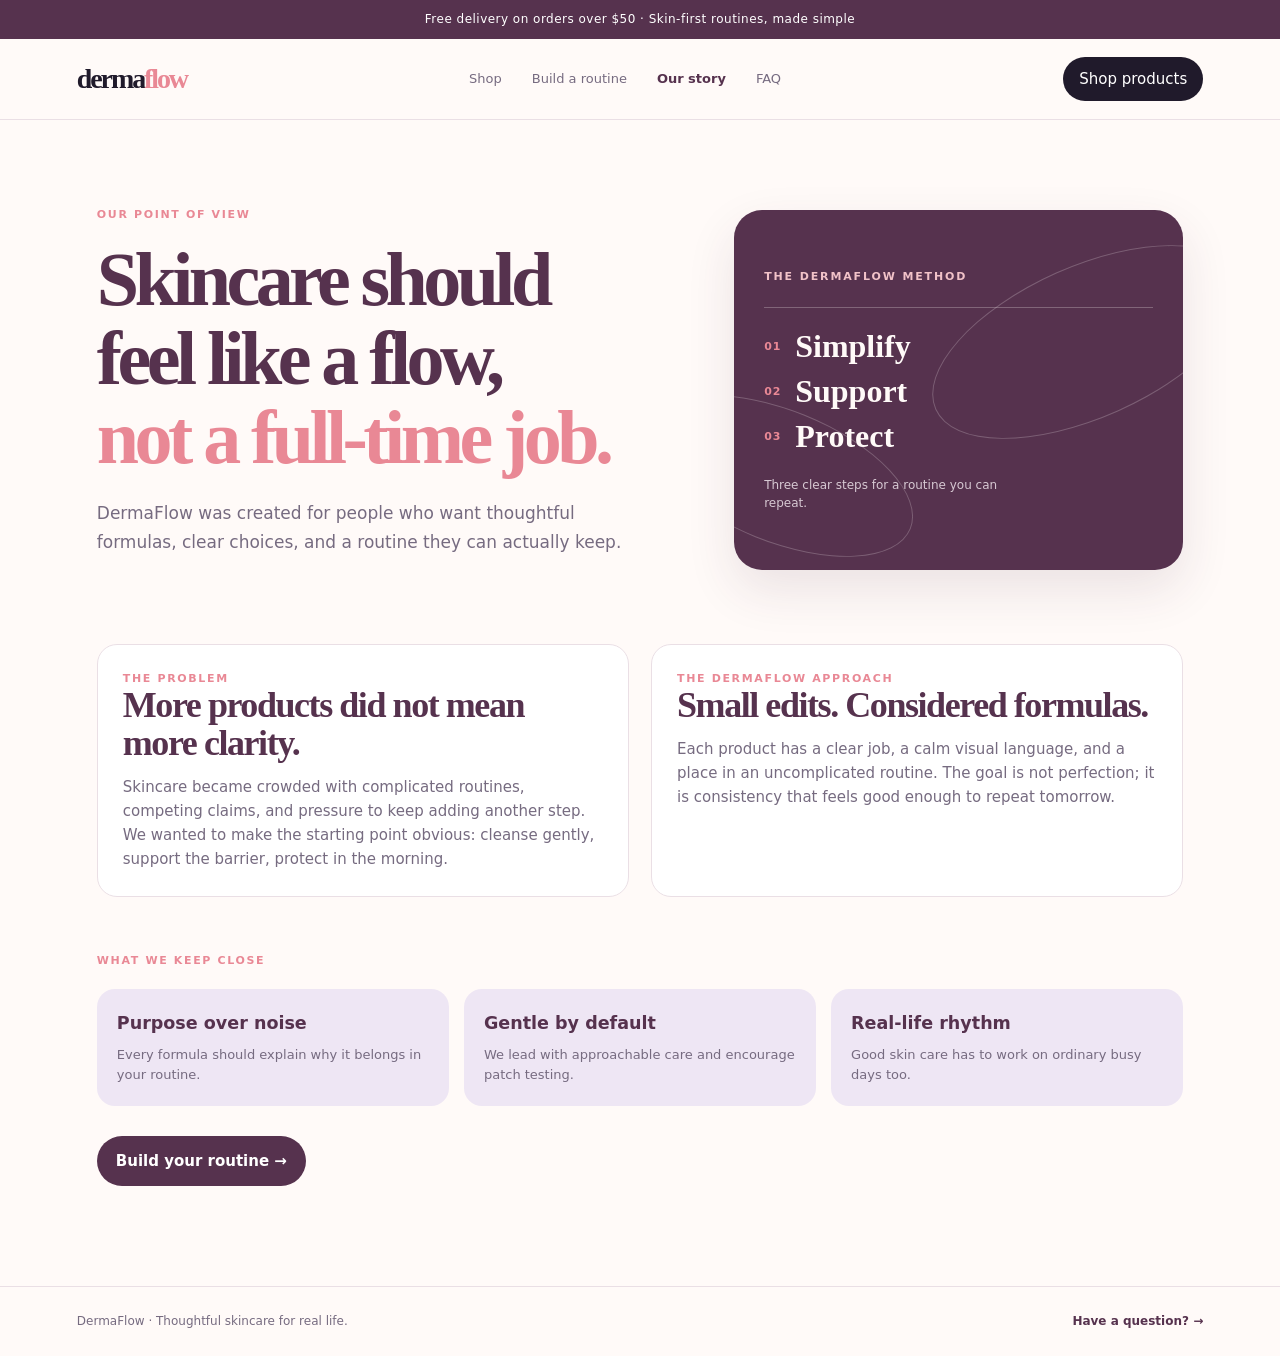
<file: story.html>
<!doctype html><html lang="en"><head><meta charset="utf-8"><meta name="viewport" content="width=device-width,initial-scale=1"><title>Our Story | DermaFlow</title><meta name="description" content="Learn why DermaFlow makes skincare simpler, calmer, and easier to keep consistent."><link rel="stylesheet" href="pages.css"></head><body><div class="top">Free delivery on orders over $50 · Skin-first routines, made simple</div><nav class="nav"><a class="brand" href="index.html">derma<span>flow</span></a><div class="navlinks"><a href="shop.html">Shop</a><a href="routine.html">Build a routine</a><a class="active" href="story.html">Our story</a><a href="faq.html">FAQ</a></div><a class="cart" href="shop.html">Shop products</a></nav><main class="page"><section class="page-hero story-hero"><div><div class="eyebrow">Our point of view</div><h1>Skincare should feel like a flow,<br><span>not a full-time job.</span></h1><p class="lede">DermaFlow was created for people who want thoughtful formulas, clear choices, and a routine they can actually keep.</p></div><div class="story-visual" aria-label="The DermaFlow method: simplify, support, protect"><div class="story-visual-kicker">THE DERMAFLOW METHOD</div><div class="story-visual-line"></div><div class="story-visual-steps"><span><b>01</b> Simplify</span><span><b>02</b> Support</span><span><b>03</b> Protect</span></div><div class="story-visual-note">Three clear steps for a routine you can repeat.</div></div></section><section class="story-grid"><article class="story-card"><div class="eyebrow">The problem</div><h2>More products did not mean more clarity.</h2><p>Skincare became crowded with complicated routines, competing claims, and pressure to keep adding another step. We wanted to make the starting point obvious: cleanse gently, support the barrier, protect in the morning.</p></article><article class="story-card"><div class="eyebrow">The DermaFlow approach</div><h2>Small edits. Considered formulas.</h2><p>Each product has a clear job, a calm visual language, and a place in an uncomplicated routine. The goal is not perfection; it is consistency that feels good enough to repeat tomorrow.</p></article></section><section style="margin-top:55px"><div class="eyebrow">What we keep close</div><div class="principles"><article class="principle"><h3>Purpose over noise</h3><p>Every formula should explain why it belongs in your routine.</p></article><article class="principle"><h3>Gentle by default</h3><p>We lead with approachable care and encourage patch testing.</p></article><article class="principle"><h3>Real-life rhythm</h3><p>Good skin care has to work on ordinary busy days too.</p></article></div></section><a class="page-cta" href="routine.html">Build your routine →</a></main><footer class="footer"><span>DermaFlow · Thoughtful skincare for real life.</span><a href="faq.html">Have a question? →</a></footer></body></html>
</file>
<file: pages.css>
:root{--ink:#201a2b;--muted:#766b80;--cream:#fffaf8;--rose:#f7d7d8;--pink:#e98895;--plum:#56324e;--lav:#eee6f4;--line:#eadfe5;--shadow:0 20px 50px rgba(73,39,65,.11)}*{box-sizing:border-box}html{scroll-behavior:smooth}body{margin:0;background:var(--cream);color:var(--ink);font:15px/1.6 Inter,ui-sans-serif,system-ui,-apple-system,Segoe UI,sans-serif}.top{background:var(--plum);color:#fff;text-align:center;padding:10px;font-size:12px;letter-spacing:.04em}.nav{display:flex;align-items:center;justify-content:space-between;padding:22px 6vw;border-bottom:1px solid var(--line);background:rgba(255,250,248,.92);position:sticky;top:0;z-index:5;backdrop-filter:blur(14px)}.brand{font:800 25px Georgia,serif;letter-spacing:-.05em}.brand span{color:var(--pink)}.navlinks{display:flex;gap:24px;color:var(--muted);font-size:13px}.navlinks a{color:inherit;text-decoration:none}.navlinks a:hover,.navlinks a.active{color:var(--plum);font-weight:800}.cart{background:var(--ink);color:#fff;border:0;border-radius:999px;padding:10px 16px;font:inherit;cursor:pointer;text-decoration:none;display:inline-flex;align-items:center;justify-content:center}.page{max-width:1120px;margin:0 auto;padding:72px 6vw 96px}.page-hero{display:grid;grid-template-columns:1fr .8fr;gap:60px;align-items:center;margin-bottom:60px}.eyebrow{color:var(--pink);font-weight:800;text-transform:uppercase;letter-spacing:.15em;font-size:11px}.page h1{font:800 clamp(48px,7vw,78px)/.92 Georgia,serif;letter-spacing:-.06em;color:var(--plum);margin:16px 0}.page h2{font:800 32px/1 Georgia,serif;letter-spacing:-.04em;color:var(--plum);margin:0 0 12px}.page h3{color:var(--plum);margin:0 0 7px}.lede{color:var(--muted);font-size:17px;max-width:540px}.hero-panel{min-height:300px;border-radius:48% 52% 40% 60%/54% 44% 56% 46%;background:linear-gradient(145deg,#f5d8db,#eee5f2);position:relative;overflow:hidden;box-shadow:var(--shadow)}.hero-panel:after{content:'DERMA\A FLOW';white-space:pre;position:absolute;right:25%;top:40%;transform:rotate(12deg);font:800 22px/1 Georgia,serif;text-align:center;color:var(--plum)}.hero-panel:before{content:"";position:absolute;width:150px;height:220px;border-radius:25px 25px 40px 40px;background:linear-gradient(160deg,#fff,#f3c5c9);right:28%;top:14%;transform:rotate(12deg);box-shadow:12px 18px 0 rgba(86,50,78,.1)}.builder{background:#fff;border:1px solid var(--line);border-radius:24px;padding:28px;box-shadow:0 12px 30px rgba(73,39,65,.06)}.steps{display:grid;grid-template-columns:repeat(3,1fr);gap:10px;margin-bottom:24px}.step{border:1px solid var(--line);border-radius:14px;padding:14px;background:#fffaf8}.step strong{display:block;color:var(--plum);font-size:12px}.step span{font-size:12px;color:var(--muted)}.builder-grid{display:grid;grid-template-columns:1fr 1fr;gap:20px}.choice-group{border:0;margin:0;padding:0}.choice-group legend{font-weight:800;color:var(--plum);margin-bottom:9px}.choices{display:flex;gap:8px;flex-wrap:wrap}.choice{border:1px solid #d7c5dc;background:#fff;color:var(--plum);padding:9px 12px;border-radius:999px;cursor:pointer}.choice.selected{background:var(--rose);border-color:var(--rose);font-weight:800}.builder-result{margin-top:22px;background:var(--lav);border-radius:16px;padding:16px;color:var(--plum)}.builder-result strong{display:block;margin-bottom:4px}.product-strip{display:grid;grid-template-columns:repeat(3,1fr);gap:15px;margin-top:24px}.mini-product{background:#fff;border:1px solid var(--line);border-radius:18px;padding:10px}.mini-product img{width:100%;height:180px;object-fit:cover;border-radius:12px;background:#f7edf5}.mini-product h3{font-size:15px;margin:10px 2px 3px}.mini-product p{font-size:12px;color:var(--muted);margin:0 2px}.story-grid{display:grid;grid-template-columns:1fr 1fr;gap:22px}.story-card{background:#fff;border:1px solid var(--line);border-radius:22px;padding:25px}.story-card p{color:var(--muted);margin:0}.principles{display:grid;grid-template-columns:repeat(3,1fr);gap:15px;margin-top:20px}.principle{padding:20px;background:var(--lav);border-radius:18px}.principle p{font-size:13px;color:var(--muted);margin:0}.faq-list{display:grid;gap:12px;max-width:820px}.faq-item{background:#fff;border:1px solid var(--line);border-radius:16px;overflow:hidden}.faq-item summary{cursor:pointer;padding:18px 20px;color:var(--plum);font-weight:800;list-style:none;display:flex;justify-content:space-between}.faq-item summary::-webkit-details-marker{display:none}.faq-item summary:after{content:'+';font-size:22px;font-weight:400}.faq-item[open] summary:after{content:'−'}.faq-answer{padding:0 20px 18px;color:var(--muted);font-size:14px}.page-cta{margin-top:30px;display:inline-block;background:var(--plum);color:#fff;text-decoration:none;padding:13px 19px;border-radius:999px;font-weight:800}.footer{border-top:1px solid var(--line);padding:25px 6vw;color:var(--muted);font-size:12px;display:flex;justify-content:space-between;gap:20px}.footer a{color:var(--plum);text-decoration:none;font-weight:700}@media(max-width:760px){.navlinks{display:none}.page{padding:52px 6vw 70px}.page-hero,.builder-grid,.story-grid{grid-template-columns:1fr;gap:28px}.steps,.principles,.product-strip{grid-template-columns:1fr}.hero-panel{min-height:250px}.footer{display:block}.footer a{display:inline-block;margin-top:8px}}

/* Final system pass: keep every page on the same visual grid. */
body{-webkit-font-smoothing:antialiased;overflow-x:hidden}.nav{min-height:72px;padding:18px clamp(20px,6vw,88px);gap:24px}.nav .brand{display:inline-flex;align-items:baseline;white-space:nowrap;color:var(--ink);font:700 28px/1 Georgia,serif;letter-spacing:-.075em;text-decoration:none}.nav .brand span{color:var(--pink);font-weight:700}.navlinks{align-items:center;gap:clamp(16px,2.4vw,30px);flex-wrap:wrap}.navlinks a{padding:6px 0;white-space:nowrap}.page{max-width:1240px;padding:clamp(52px,7vw,86px) clamp(24px,6vw,88px) 100px}.page-hero{grid-template-columns:minmax(0,1fr) minmax(330px,.8fr);gap:clamp(34px,6vw,76px);margin-bottom:clamp(42px,6vw,70px)}.page h1{max-width:760px;font-size:clamp(44px,6vw,76px);line-height:.96;margin:16px 0 22px}.page h2{font-size:clamp(26px,3vw,36px);line-height:1.05}.lede{max-width:590px;line-height:1.7}.hero-panel{min-height:360px}.builder,.story-card{border-radius:20px}.builder-result{line-height:1.55}.product-strip{align-items:stretch}.mini-product{display:flex;flex-direction:column}.mini-product img{height:190px}.mini-product p{margin-top:auto;padding-top:6px}.footer{padding:25px clamp(24px,6vw,88px)}
@media(max-width:900px){.page-hero{grid-template-columns:1fr .85fr}.page h1{font-size:clamp(42px,7vw,64px)}}
@media(max-width:760px){.nav{padding:16px 6vw}.nav .brand{font-size:25px}.page{padding-top:48px}.page-hero{grid-template-columns:1fr;gap:30px}.hero-panel{min-height:280px}.builder-grid,.story-grid{gap:20px}}
@media(max-width:520px){.page{padding:38px 6vw 70px}.page h1{font-size:clamp(40px,12vw,58px)}.hero-panel{min-height:320px}.builder{padding:20px}.mini-product img{height:170px}}

body{animation:pageIn .5s ease both}.nav{animation:navDrop .55s ease both}.page-hero>div:first-child{animation:riseIn .65s .08s ease both}.page-hero .hero-panel{animation:riseIn .65s .16s ease both}.story-card,.builder,.faq-item,.mini-product,.principle{transition:transform .3s ease,box-shadow .3s ease,border-color .3s ease}.story-card:hover,.builder:hover,.mini-product:hover,.principle:hover{transform:translateY(-5px);box-shadow:0 16px 34px rgba(73,39,65,.1);border-color:#ddc8d8}.filterbar{display:flex;flex-wrap:wrap;gap:9px;margin:0 0 28px}.filterbar .choice{transition:background .25s ease,color .25s ease,transform .25s ease}.filterbar .choice:hover{transform:translateY(-2px)}.shop-grid{display:grid;grid-template-columns:repeat(3,minmax(0,1fr));gap:20px}.shop-card{background:#fff;border:1px solid var(--line);border-radius:22px;padding:12px;box-shadow:0 8px 25px rgba(73,39,65,.04);display:flex;flex-direction:column;animation:riseIn .55s ease both;transition:transform .3s ease,box-shadow .3s ease,border-color .3s ease}.shop-card:hover{transform:translateY(-7px);box-shadow:0 18px 38px rgba(73,39,65,.12);border-color:#d8bfd3}.shop-photo{width:100%;height:270px;object-fit:cover;border-radius:15px;background:#f7edf5;transition:transform .45s ease,filter .45s ease}.shop-card:hover .shop-photo{transform:scale(1.025);filter:saturate(1.06)}.shop-card h3{font-size:18px;line-height:1.2;margin:15px 4px 7px;color:var(--plum)}.shop-card p{font-size:13px;line-height:1.5;color:var(--muted);margin:0 4px;min-height:40px}.shop-meta{display:flex;justify-content:space-between;align-items:center;margin:16px 4px 2px;color:var(--plum);font-weight:800}.shop-meta small{font-size:11px;color:var(--pink);text-transform:uppercase;letter-spacing:.1em}.shop-link{color:var(--plum);text-decoration:none;font-size:12px;font-weight:800;margin:14px 4px 4px}.shop-link:hover{text-decoration:underline}.empty-state{grid-column:1/-1;text-align:center;padding:50px;color:var(--muted);background:#fff;border:1px dashed var(--line);border-radius:18px}.story-hero h1{max-width:700px;line-height:1.04}.story-hero h1 span{color:var(--pink)}.story-visual{min-height:360px;border-radius:28px;background:var(--plum);color:#fffaf8;padding:30px;position:relative;overflow:hidden;box-shadow:var(--shadow);display:flex;flex-direction:column;justify-content:center}.story-visual:before,.story-visual:after{content:"";position:absolute;border:1px solid rgba(255,250,248,.22);border-radius:50%;pointer-events:none}.story-visual:before{width:330px;height:150px;right:-70px;top:56px;transform:rotate(-24deg)}.story-visual:after{width:280px;height:130px;left:-95px;bottom:28px;transform:rotate(22deg)}.story-visual-kicker{font-size:11px;font-weight:800;letter-spacing:.17em;color:#f1c2c8;position:relative;z-index:1}.story-visual-line{width:100%;height:1px;background:rgba(255,250,248,.25);margin:22px 0;position:relative;z-index:1}.story-visual-steps{display:grid;gap:13px;position:relative;z-index:1}.story-visual-steps span{display:flex;align-items:center;gap:14px;font:700 clamp(21px,2.8vw,32px)/1 Georgia,serif}.story-visual-steps b{font:800 11px/1 system-ui,sans-serif;color:#e98895;letter-spacing:.08em}.story-visual-note{max-width:240px;color:#d7c9d3;font-size:12px;line-height:1.5;margin-top:24px;position:relative;z-index:1}@keyframes pageIn{from{opacity:0}to{opacity:1}}@keyframes navDrop{from{opacity:0;transform:translateY(-12px)}to{opacity:1;transform:translateY(0)}}@keyframes riseIn{from{opacity:0;transform:translateY(18px)}to{opacity:1;transform:translateY(0)}}@media(max-width:900px){.shop-grid{grid-template-columns:repeat(2,minmax(0,1fr))}}@media(max-width:520px){.shop-grid{grid-template-columns:1fr}.shop-photo{height:260px}}@media(prefers-reduced-motion:reduce){*,*:before,*:after{animation-duration:.01ms!important;animation-iteration-count:1!important;transition-duration:.01ms!important;scroll-behavior:auto!important}}
</file>
